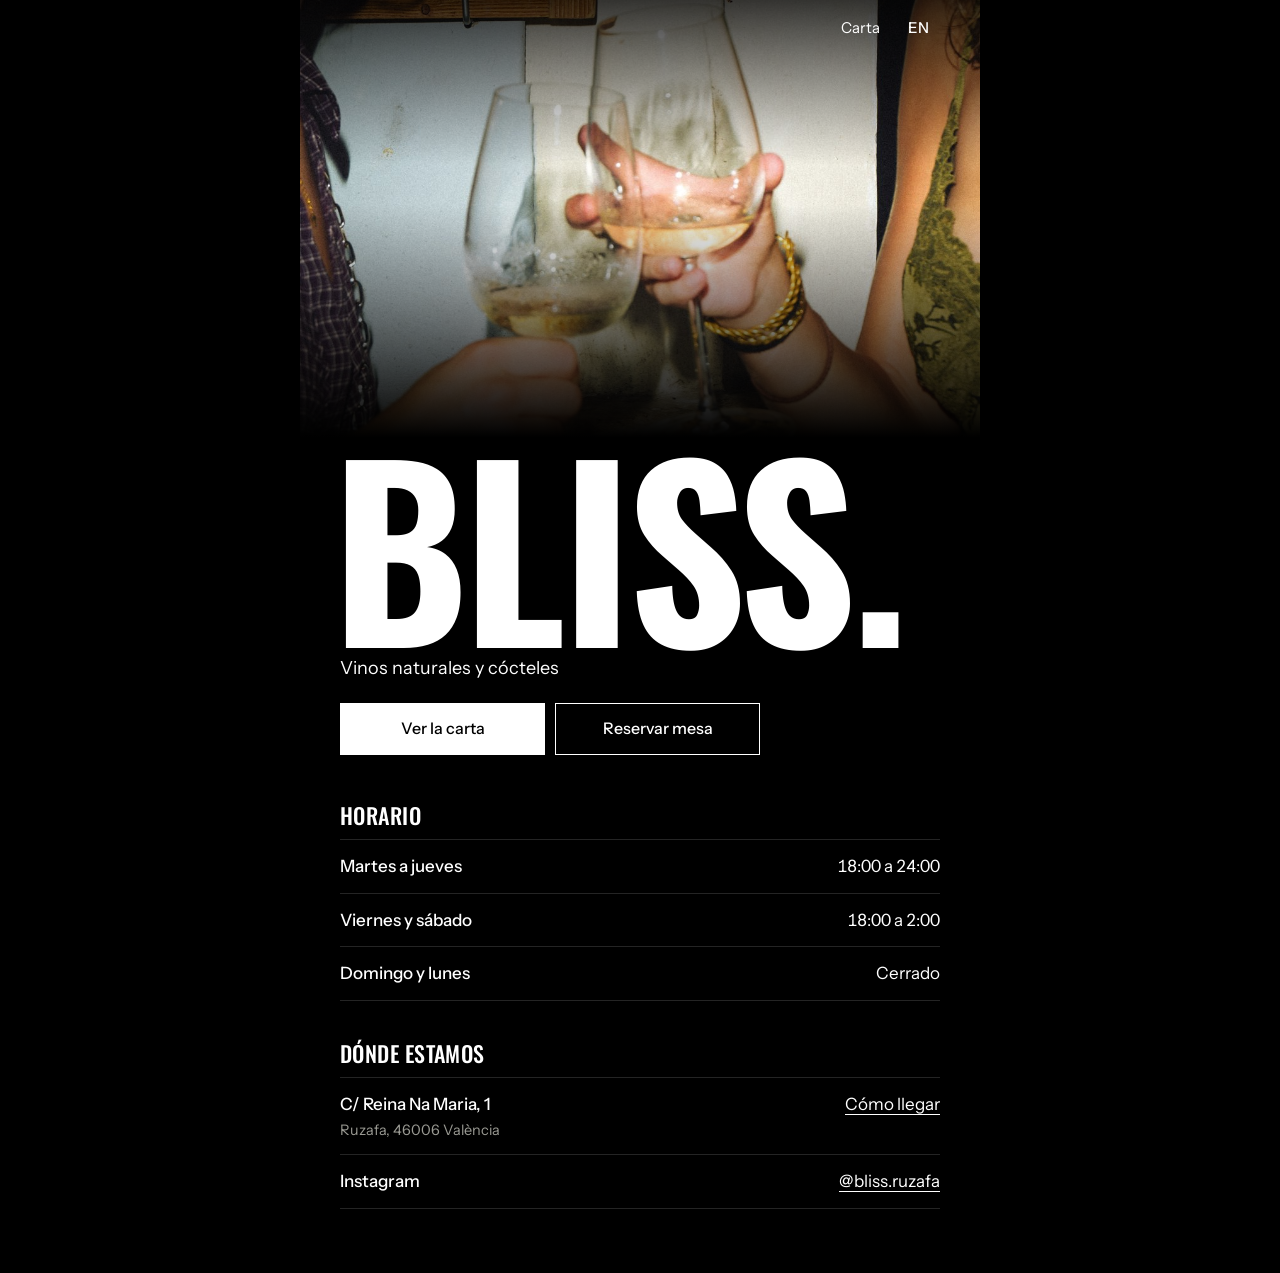
<file: site/index.html>
<!doctype html>
<html lang="es">
<head>
<meta charset="utf-8">
<meta name="viewport" content="width=device-width, initial-scale=1">
<meta name="theme-color" content="#000000">
<title>Bliss. Vinos naturales y cócteles en Ruzafa</title>
<link rel="preconnect" href="https://fonts.googleapis.com">
<link rel="preconnect" href="https://fonts.gstatic.com" crossorigin>
<link href="https://fonts.googleapis.com/css2?family=Instrument+Sans:wght@400;500;600&family=Oswald:wght@500;700&display=swap" rel="stylesheet">
<link rel="stylesheet" href="base.css">
<link rel="stylesheet" href="style.css">
</head>
<body class="home">

<header class="top">
  <nav class="top-links">
    <a href="carta.html" data-i18n="menu">Carta</a>
    <button type="button" data-lang>EN</button>
  </nav>
</header>

<main>
  <section class="hero">
    <!-- If photos/hero.jpg is missing, this block removes itself and the page is type only. -->
    <figure class="hero-photo">
      <img src="photos/hero.jpg" alt="" width="1080" height="1440" onerror="this.parentNode.remove()">
    </figure>
    <div class="hero-body">
      <h1 class="wordmark">BLISS.</h1>
      <p class="tagline" data-i18n="tagline">Vinos naturales y cócteles</p>
      <div class="cta">
        <a class="btn btn-primary" href="carta.html" data-i18n="see_menu">Ver la carta</a>
        <!-- Does nothing until RESERVE_LINK is set at the top of app.js. -->
        <a class="btn" data-reserve data-i18n="reserve">Reservar mesa</a>
      </div>
    </div>
  </section>

  <!-- Optional photo strip. Add one <figure> line per photo here; see AGENTS.md. -->
  <section class="photos" aria-label="Bliss">
  </section>

  <div class="info">
    <section class="sub">
      <h2 class="sub-title" data-i18n="hours">Horario</h2>
      <ul class="items">
        <li class="item"><span class="item-row"><span class="item-name" data-i18n="h_days_1">Martes a jueves</span><span class="item-lead"></span><span class="item-price" data-i18n="h_time_1">18:00 a 24:00</span></span></li>
        <li class="item"><span class="item-row"><span class="item-name" data-i18n="h_days_2">Viernes y sábado</span><span class="item-lead"></span><span class="item-price" data-i18n="h_time_2">18:00 a 2:00</span></span></li>
        <li class="item"><span class="item-row"><span class="item-name" data-i18n="h_days_3">Domingo y lunes</span><span class="item-lead"></span><span class="item-price" data-i18n="h_time_3">Cerrado</span></span></li>
      </ul>
    </section>

    <section class="sub" id="visita">
      <h2 class="sub-title" data-i18n="visit">Dónde estamos</h2>
      <ul class="items">
        <li class="item">
          <a class="item-link" data-directions href="#">
            <span class="item-row"><span class="item-name" data-i18n="addr">C/ Reina Na Maria, 1</span><span class="item-lead"></span><span class="item-price" data-i18n="go">Cómo llegar</span></span>
            <span class="item-desc" data-i18n="address_2">Ruzafa, 46006 València</span>
          </a>
        </li>
        <li class="item">
          <a class="item-link" data-href="instagram" href="#">
            <span class="item-row"><span class="item-name">Instagram</span><span class="item-lead"></span><span class="item-price">@bliss.ruzafa</span></span>
          </a>
        </li>
      </ul>
    </section>
  </div>
</main>

<!-- iPhone only: a site cannot see which map apps are installed, so the guest picks. -->
<dialog class="sheet" id="maps-sheet" aria-labelledby="maps-sheet-title" tabindex="-1">
  <h2 class="sub-title" id="maps-sheet-title" data-i18n="open_in">Abrir en</h2>
  <ul class="items">
    <li class="item"><a class="item-link" data-map="apple" href="#"><span class="item-name">Apple Maps</span></a></li>
    <li class="item"><a class="item-link" data-map="google" href="#"><span class="item-name">Google Maps</span></a></li>
  </ul>
  <form method="dialog"><button class="sheet-close" data-i18n="cancel">Cancelar</button></form>
</dialog>

<script src="app.js"></script>
</body>
</html>
</file>
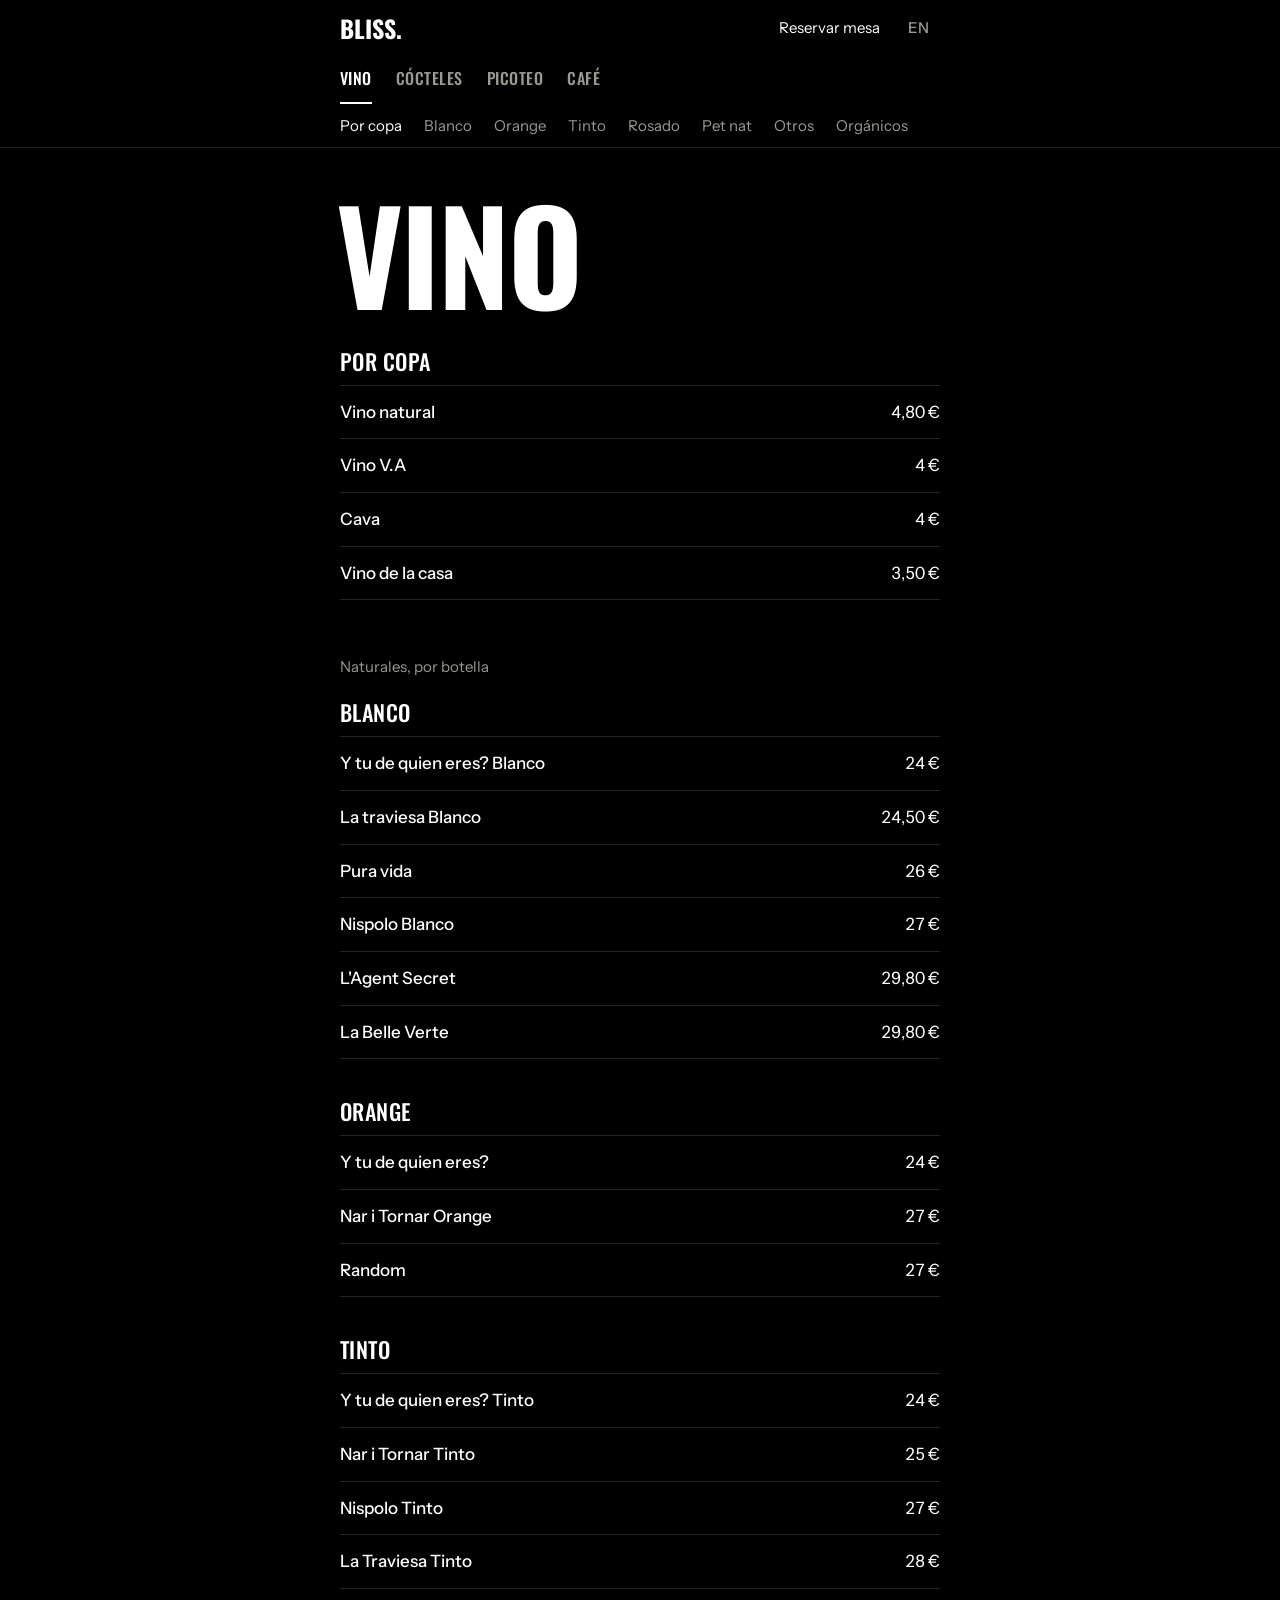
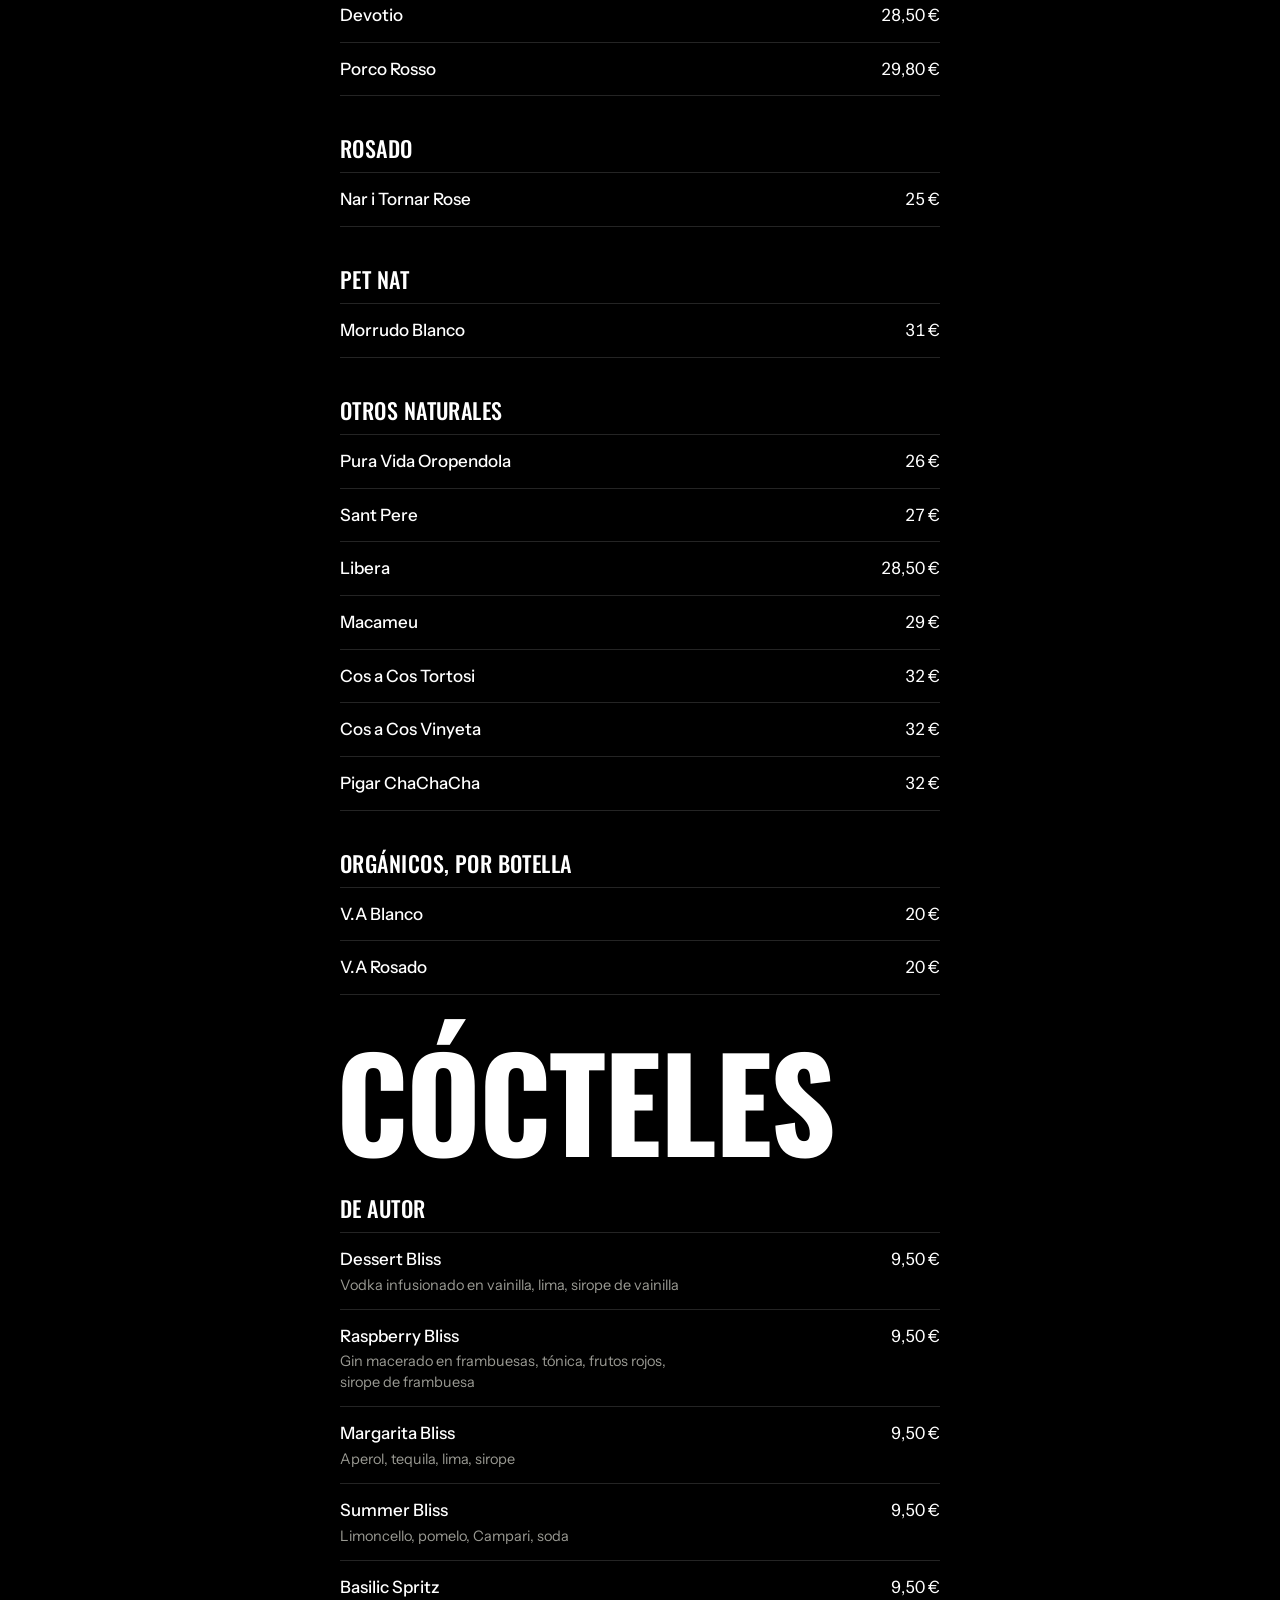
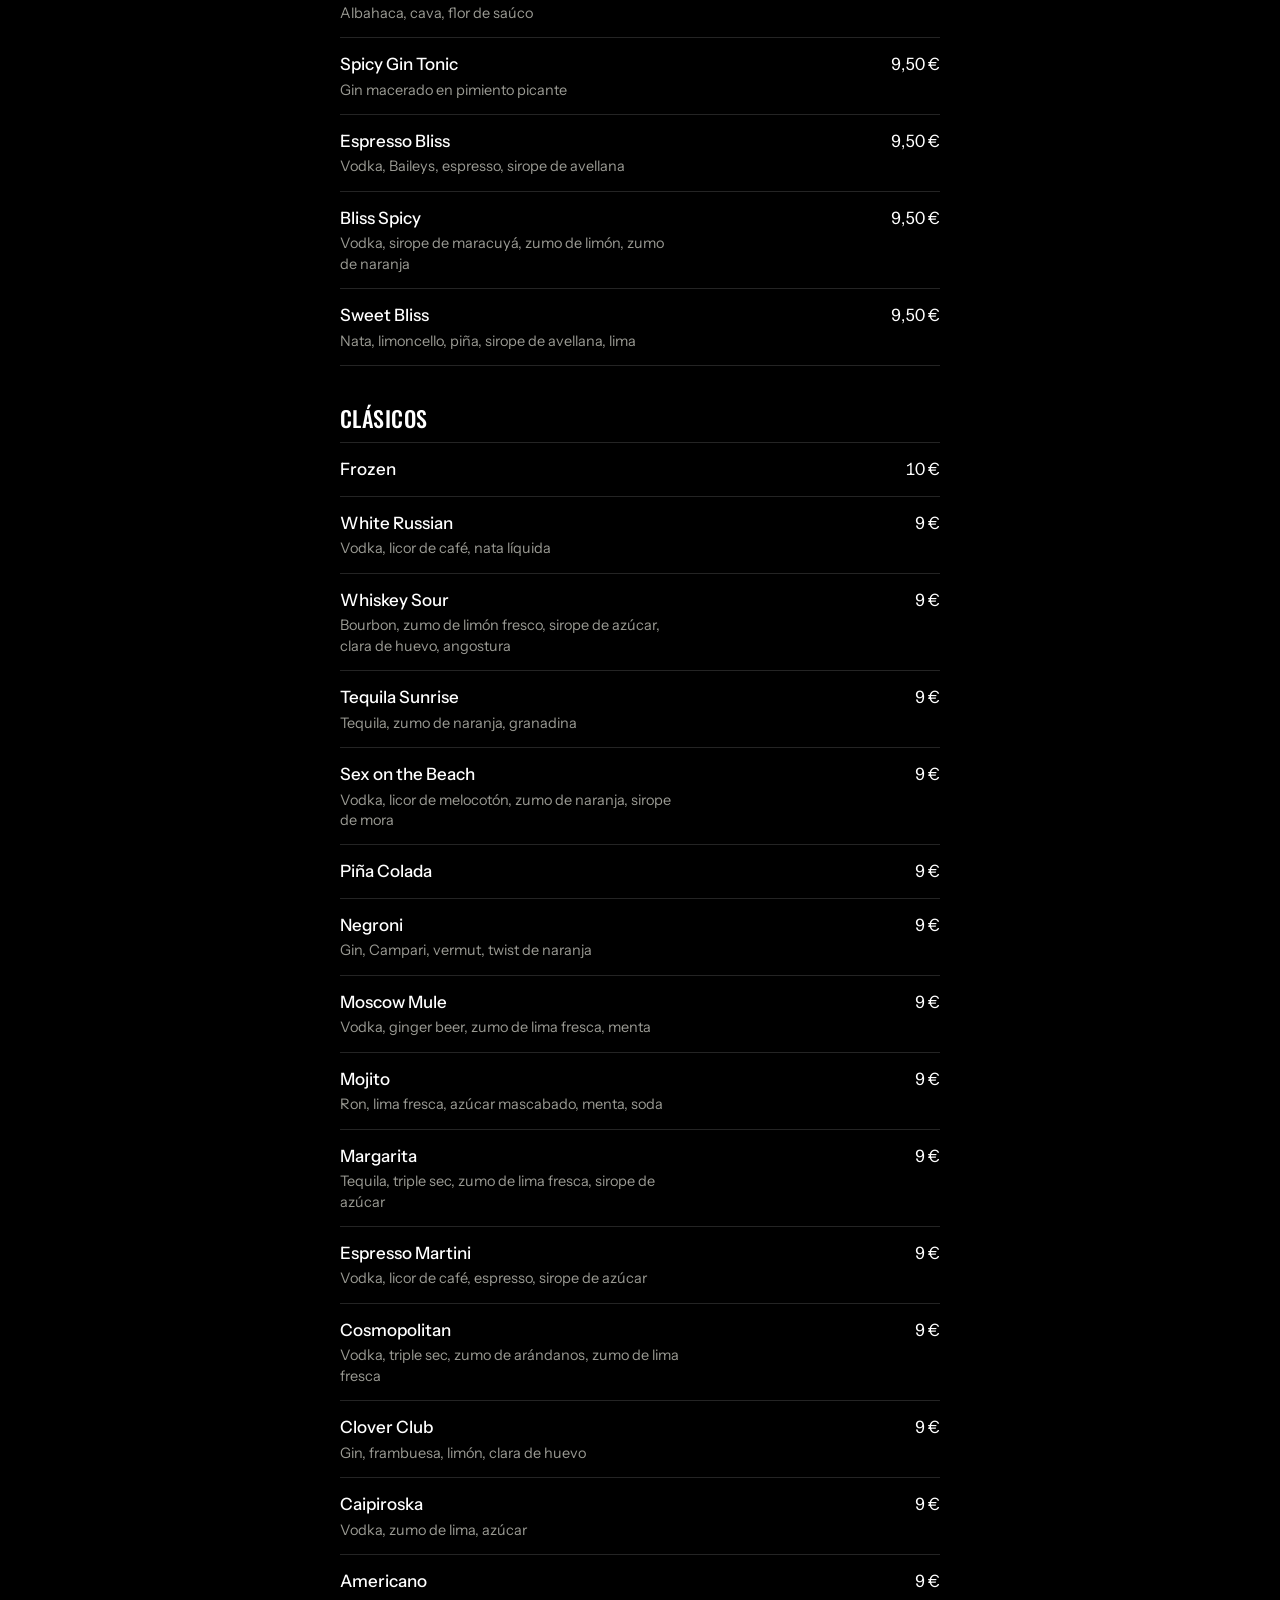
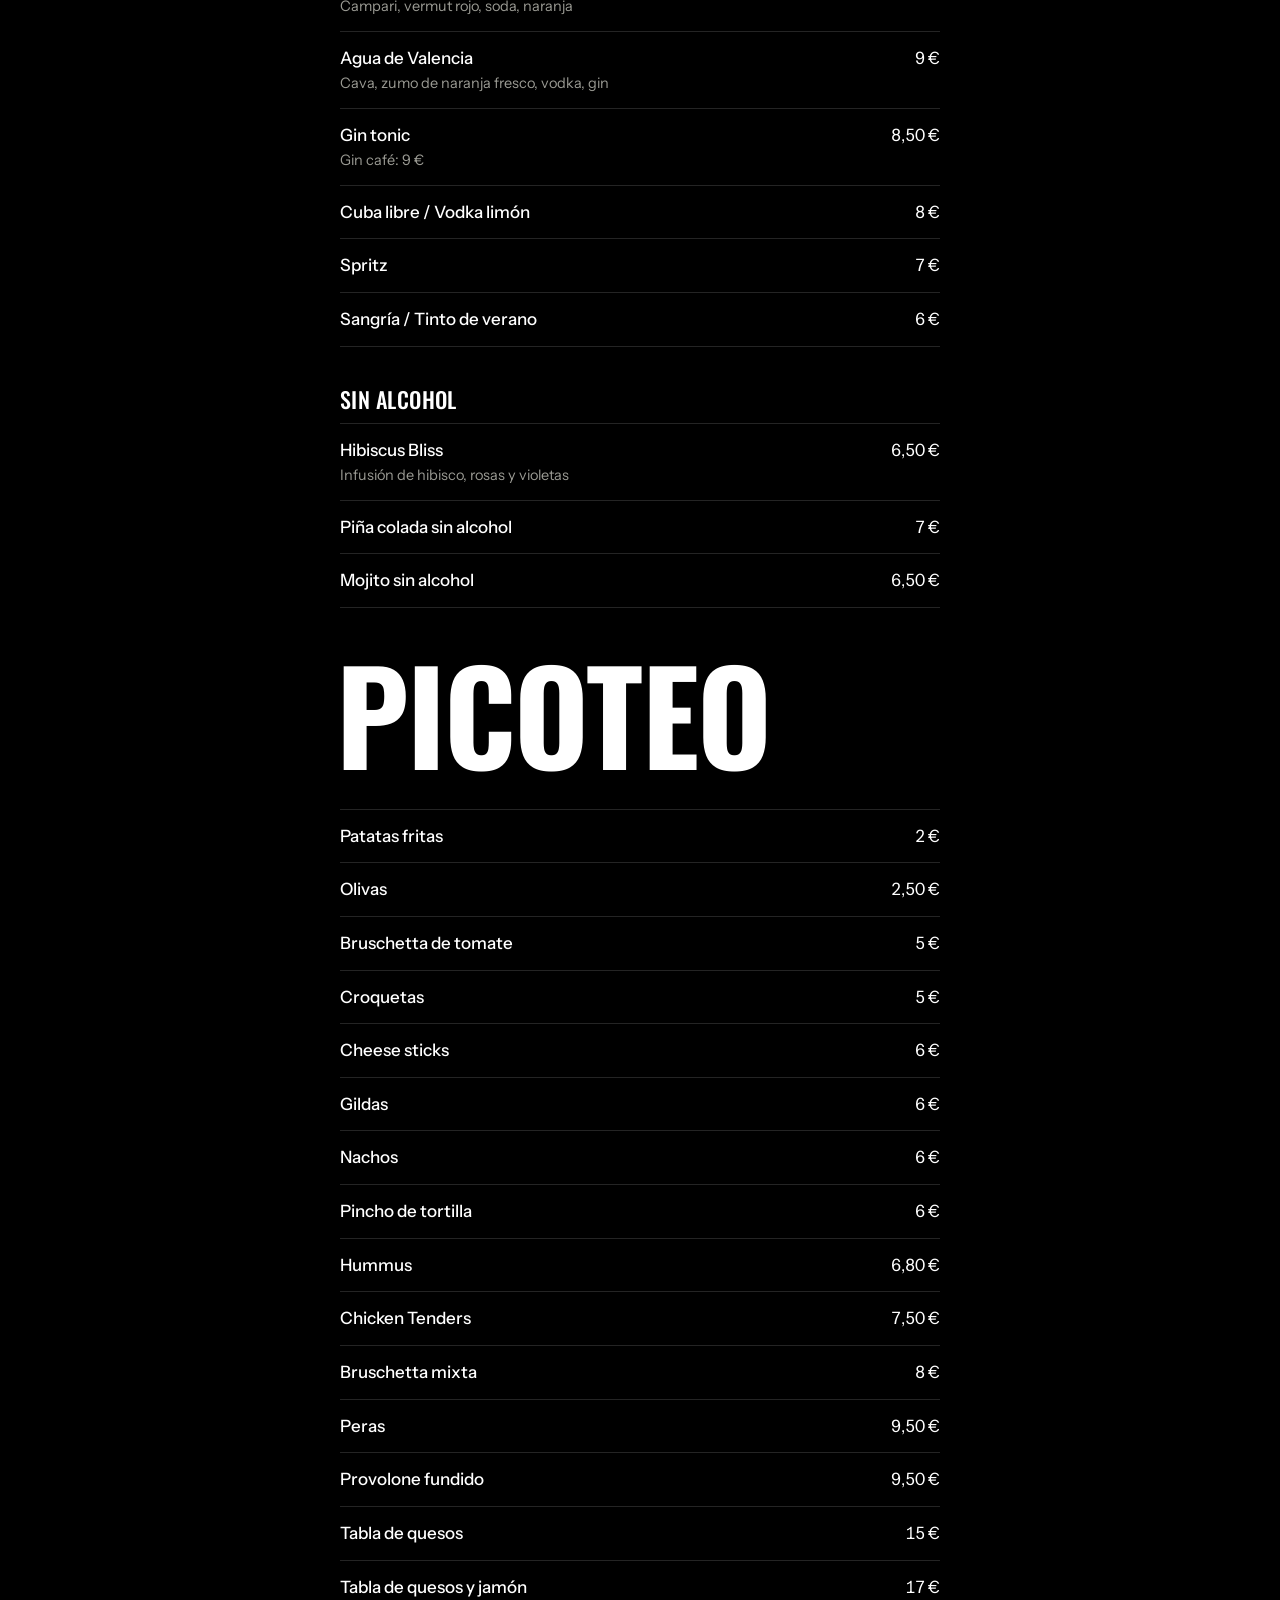
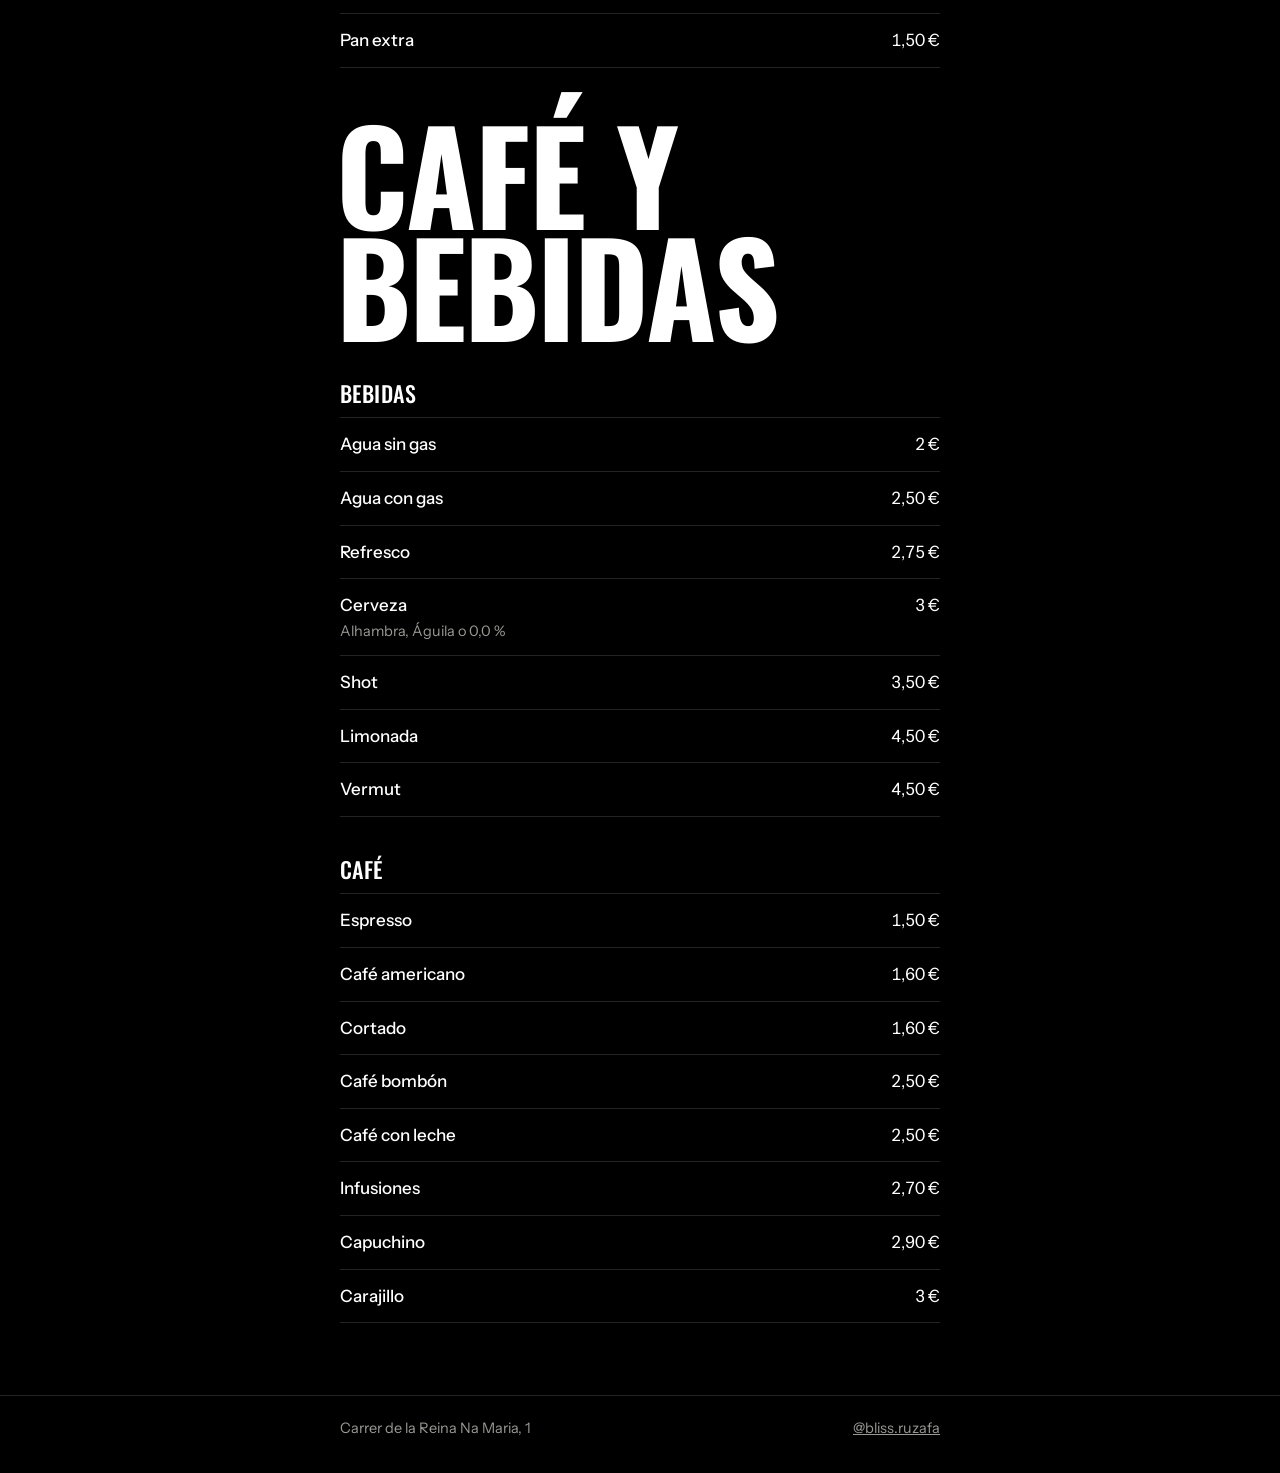
<file: site/carta.html>
<!doctype html>
<html lang="es">
<head>
<meta charset="utf-8">
<meta name="viewport" content="width=device-width, initial-scale=1">
<meta name="theme-color" content="#000000">
<title>Carta. Bliss, Ruzafa</title>
<link rel="preconnect" href="https://fonts.googleapis.com">
<link rel="preconnect" href="https://fonts.gstatic.com" crossorigin>
<link href="https://fonts.googleapis.com/css2?family=Instrument+Sans:wght@400;500;600&family=Oswald:wght@500;700&display=swap" rel="stylesheet">
<link rel="stylesheet" href="base.css">
<link rel="stylesheet" href="style.css">
</head>
<body class="carta" data-wine="grouped">

<header class="top">
  <a class="brand" href="index.html">BLISS.</a>
  <nav class="top-links">
    <a data-reserve data-i18n="reserve">Reservar mesa</a>
    <button type="button" data-lang>EN</button>
  </nav>
</header>

<nav class="groups" id="groups"></nav>
<nav class="subnav" id="subnav"></nav>
<main id="carta"></main>

<footer class="foot">
  <p data-i18n="address_1">Carrer de la Reina Na Maria, 1</p>
  <a data-href="instagram" href="#">@bliss.ruzafa</a>
</footer>

<script src="menu-data.js"></script>
<script src="app.js"></script>
</body>
</html>
</file>
<file: site/base.css>
/* Shared reset and behaviour for all three variants. Look and feel lives in each variant's style.css. */
*, *::before, *::after { box-sizing: border-box; }
html { -webkit-text-size-adjust: 100%; scroll-behavior: smooth; }
body { margin: 0; min-height: 100svh; -webkit-font-smoothing: antialiased; text-rendering: optimizeLegibility; }
h1, h2, h3, p, ul, ol, dl, dd, figure { margin: 0; }
ul, ol { padding: 0; list-style: none; }
img { display: block; max-width: 100%; }
a { color: inherit; }
button { font: inherit; color: inherit; background: none; border: 0; padding: 0; cursor: pointer; }
[hidden] { display: none !important; }
summary { list-style: none; cursor: pointer; }
summary::-webkit-details-marker { display: none; }
:focus-visible { outline: 2px solid currentColor; outline-offset: 3px; }
.sr-only { position: absolute; width: 1px; height: 1px; overflow: hidden; clip-path: inset(50%); white-space: nowrap; }

/* Menu rows: one structure, restyled per variant. */
.item-row { display: flex; align-items: baseline; gap: 12px; }
.item-name { flex: 0 1 auto; min-width: 0; }
.item-lead { flex: 1 1 12px; min-width: 12px; }
.item-price { flex: none; font-variant-numeric: tabular-nums; white-space: nowrap; }
.groups { display: flex; }
.filters { display: flex; flex-wrap: wrap; gap: 8px; }
.scale { display: inline-flex; gap: 4px; vertical-align: middle; }
.scale i { width: 8px; height: 8px; border-radius: 50%; border: 1px solid currentColor; }
.scale i.on { background: currentColor; }
.wine-detail { display: flex; gap: 16px; }
.wine-detail img { flex: none; width: 88px; height: 118px; object-fit: cover; }
.wine-facts { display: grid; grid-template-columns: auto 1fr; gap: 6px 14px; align-content: start; }

/* Photo slots: the image disappears if the file is missing and the tinted block stays. */
.ph { position: relative; overflow: hidden; }
.ph img { width: 100%; height: 100%; object-fit: cover; }
.ph figcaption { position: absolute; left: 12px; bottom: 10px; font-size: 12px; opacity: .55; }
.ph img + figcaption { display: none; }

@media (prefers-reduced-motion: reduce) {
  html { scroll-behavior: auto; }
  *, *::before, *::after { animation: none !important; transition: none !important; }
}
</file>
<file: site/style.css>
/* Variant A, "Noche". Black and the wordmark. Closest to the bar's Instagram.
   One vocabulary for both pages: a giant Oswald title, 22px uppercase section titles, 17px hairline rows. */
:root {
  --bg: #000;
  --fg: #fff;
  --mute: #9a9a93;
  --line: #242424;
  --pad: 20px;
  --col: 680px;
  --display: "Oswald", "Arial Narrow", sans-serif;
  --text: "Instrument Sans", system-ui, sans-serif;
}

body { background: var(--bg); color: var(--fg); font: 400 16px/1.45 var(--text); }

/* Top bar */
.top { display: flex; align-items: center; justify-content: space-between; height: 56px; padding: 0 var(--pad); }
.brand { padding: 10px 0; font: 700 24px/1 var(--display); text-decoration: none; }
.top-links { display: flex; align-items: center; gap: 8px; margin-left: auto; font-size: 15px; }
.top-links a { padding: 12px 8px; text-decoration: none; }
[data-lang] { min-width: 44px; height: 44px; font-size: 15px; font-weight: 500; color: var(--mute); }

/* Rows: shared by the carta and by the hours and address on the home page */
.sub { margin-top: 40px; scroll-margin-top: 112px; }
.sub-title { padding-bottom: 12px; font: 500 22px/1.1 var(--display); text-transform: uppercase; letter-spacing: .02em; }
.sub-kicker { margin: 56px 0 22px; font-size: 15px; color: var(--mute); }
.sub:has(.sub-kicker) { margin-top: 0; }
.items { border-top: 1px solid var(--line); }
.item { padding: 14px 0; border-bottom: 1px solid var(--line); }
.item-name { font-size: 17px; font-weight: 500; }
.item-price { font-size: 17px; }
.item-desc { display: block; max-width: 34ch; margin-top: 3px; font-size: 14.5px; line-height: 1.4; color: var(--mute); }
.item-link { display: block; margin: -14px 0; padding: 14px 0; text-decoration: none; }
.item-link .item-price { text-decoration: underline; text-decoration-thickness: 1px; text-underline-offset: 4px; }

/* Home */
.home .top { position: absolute; inset: 0 0 auto; z-index: 2; }
.hero { padding-top: clamp(112px, 25svh, 230px); }
/* With a photo: it fills the top of the screen and fades to black, so the wordmark sits on black. */
.hero:has(.hero-photo) { padding-top: 0; }
.hero-photo { position: relative; height: clamp(300px, 54svh, 620px); }
.hero-photo img { width: 100%; height: 100%; object-fit: cover; object-position: 50% 42%; }
.hero-photo::after { content: ""; position: absolute; inset: 0; background: linear-gradient(to bottom, rgba(0, 0, 0, .78), rgba(0, 0, 0, .45) 14%, rgba(0, 0, 0, 0) 34%, rgba(0, 0, 0, 0) 42%, #000 90%); }
body:has(.hero-photo) [data-lang] { color: var(--fg); }
.hero:has(.hero-photo) .hero-body { margin-top: -40px; }
.hero-body { position: relative; width: 100%; max-width: var(--col); margin: 0 auto; padding: 0 var(--pad); }

.wordmark { margin: 0 0 0 -.035em; font: 700 clamp(96px, 34.5vw, 232px)/.84 var(--display); letter-spacing: -.02em; }
.tagline { margin-top: 14px; font-size: 18px; }

.cta { display: grid; grid-template-columns: 1fr 1fr; gap: 10px; margin-top: 22px; }
.btn { display: flex; align-items: center; justify-content: center; height: 52px; padding: 0 6px; border: 1px solid var(--fg); font-weight: 500; white-space: nowrap; text-decoration: none; }
.btn-primary { background: var(--fg); color: var(--bg); }

/* The photo strip exists only when there are photos to show. */
.photos { display: flex; gap: 8px; margin-top: 40px; padding: 0 var(--pad); overflow-x: auto; scroll-snap-type: x mandatory; scrollbar-width: none; }
.photos::-webkit-scrollbar { display: none; }
.photos:not(:has(figure)) { display: none; }
.photos figure { flex: none; width: 68vw; max-width: 320px; aspect-ratio: 4 / 5; scroll-snap-align: start; }
.photos img { width: 100%; height: 100%; object-fit: cover; }

.info { max-width: var(--col); margin: 0 auto; padding: 8px var(--pad) 64px; }

/* Map chooser, shown on iPhone only */
.sheet { position: fixed; inset: auto 0 0; width: 100%; max-width: none; margin: 0; padding: 26px var(--pad) calc(28px + env(safe-area-inset-bottom)); border: 0; border-top: 1px solid var(--line); background: #101010; color: var(--fg); animation: sheet-in .18s ease-out; }
.sheet:focus { outline: none; }
.sheet::backdrop { background: rgba(0, 0, 0, .62); }
.sheet-close { width: 100%; height: 52px; margin-top: 8px; color: var(--mute); }
@keyframes sheet-in { from { transform: translateY(18px); opacity: 0; } }

/* Carta: two rows that stay on screen. Sections on top, what is inside the current one below. */
.groups { position: sticky; top: 0; z-index: 9; gap: 24px; height: 48px; padding: 0 var(--pad); overflow-x: auto; background: var(--bg); scrollbar-width: none; }
.groups::-webkit-scrollbar, .subnav::-webkit-scrollbar { display: none; }
.groups a { flex: none; padding: 14px 0 12px; font: 500 16px/1 var(--display); text-transform: uppercase; letter-spacing: .03em; text-decoration: none; color: var(--mute); border-bottom: 2px solid transparent; }
.groups a[aria-current] { color: var(--fg); border-color: var(--fg); }
.subnav { position: sticky; top: 48px; z-index: 9; display: flex; align-items: center; gap: 22px; height: 44px; padding: 0 var(--pad); overflow-x: auto; background: var(--bg); border-bottom: 1px solid var(--line); scrollbar-width: none; }
.subnav a { flex: none; padding: 12px 0; font-size: 15px; white-space: nowrap; text-decoration: none; color: var(--mute); }
.subnav a[aria-current] { color: var(--fg); }

#carta { max-width: var(--col); margin: 0 auto; padding: 0 var(--pad) 72px; }
.group { padding-top: 48px; scroll-margin-top: 104px; }
.group-title { margin-left: -.03em; font: 700 clamp(56px, 20vw, 128px)/.88 var(--display); text-transform: uppercase; letter-spacing: -.015em; }

.foot { display: flex; justify-content: space-between; gap: 16px; padding: 22px var(--pad) 34px; border-top: 1px solid var(--line); font-size: 14.5px; color: var(--mute); }
.foot a { margin: -11px 0; padding: 11px 0; }

@media (max-width: 340px) {
  .btn { font-size: 15px; }
  .item-name, .item-price { font-size: 16px; }
  .tagline { font-size: 17px; }
}

@media (min-width: 900px) {
  :root { --pad: 40px; }
  .cta { max-width: 420px; }
  .hero-photo { max-width: var(--col); margin: 0 auto; }
  .photos { max-width: var(--col); margin-left: auto; margin-right: auto; }
  .top, .groups, .subnav, .foot { padding-left: max(var(--pad), calc(50vw - var(--col) / 2 + var(--pad))); padding-right: max(var(--pad), calc(50vw - var(--col) / 2 + var(--pad))); }
}
</file>
